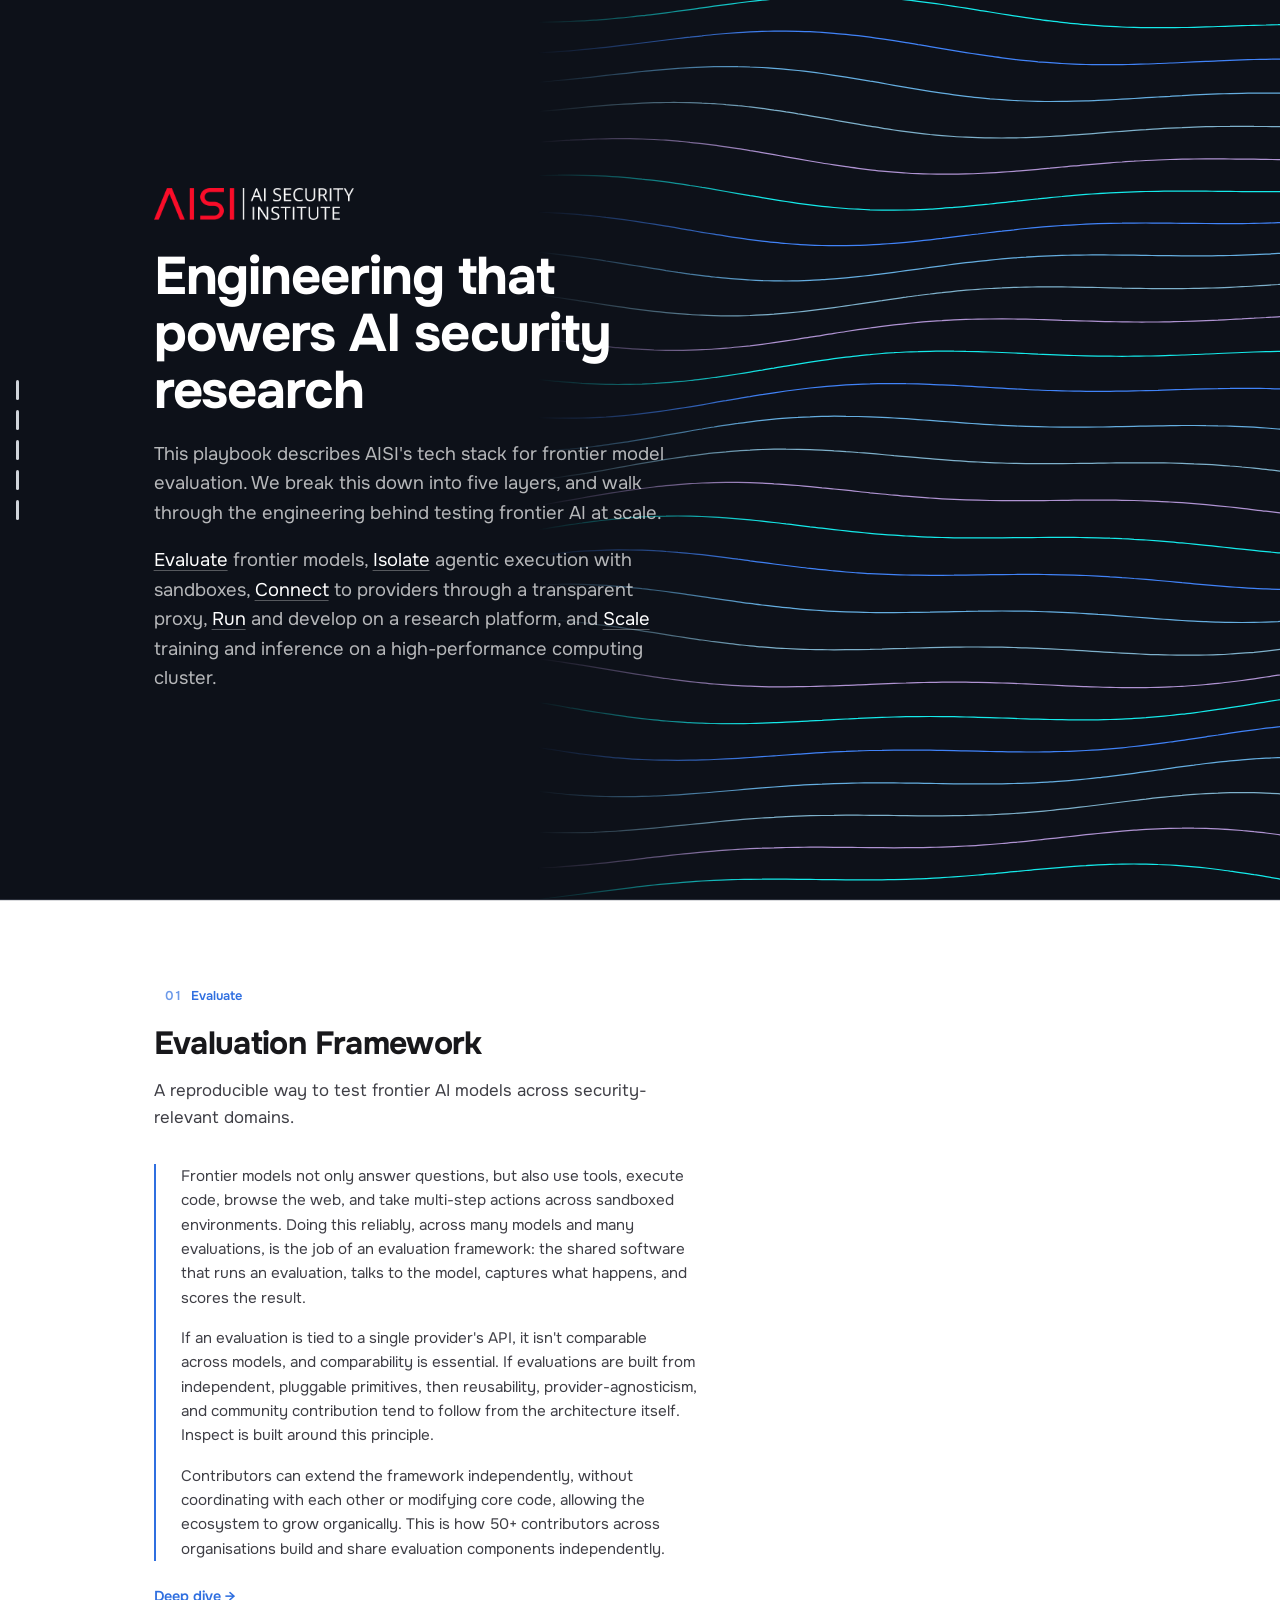
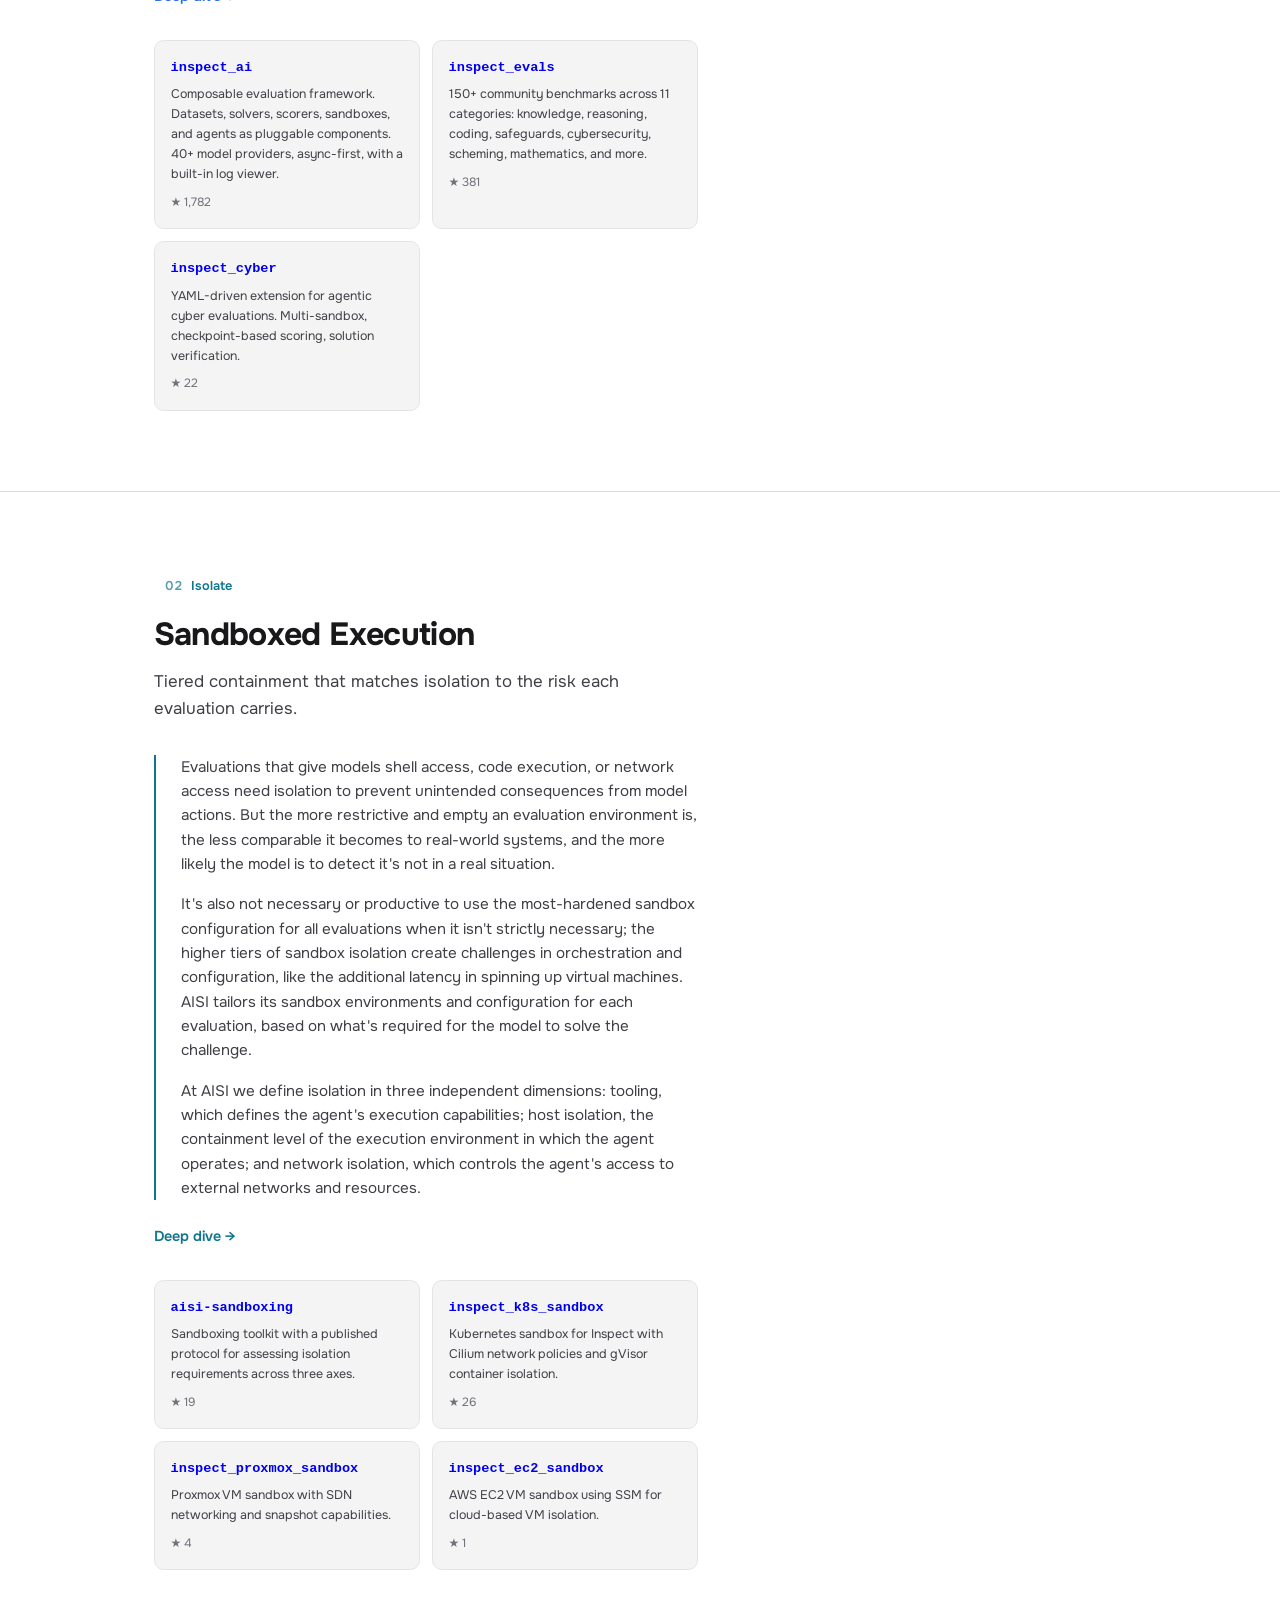
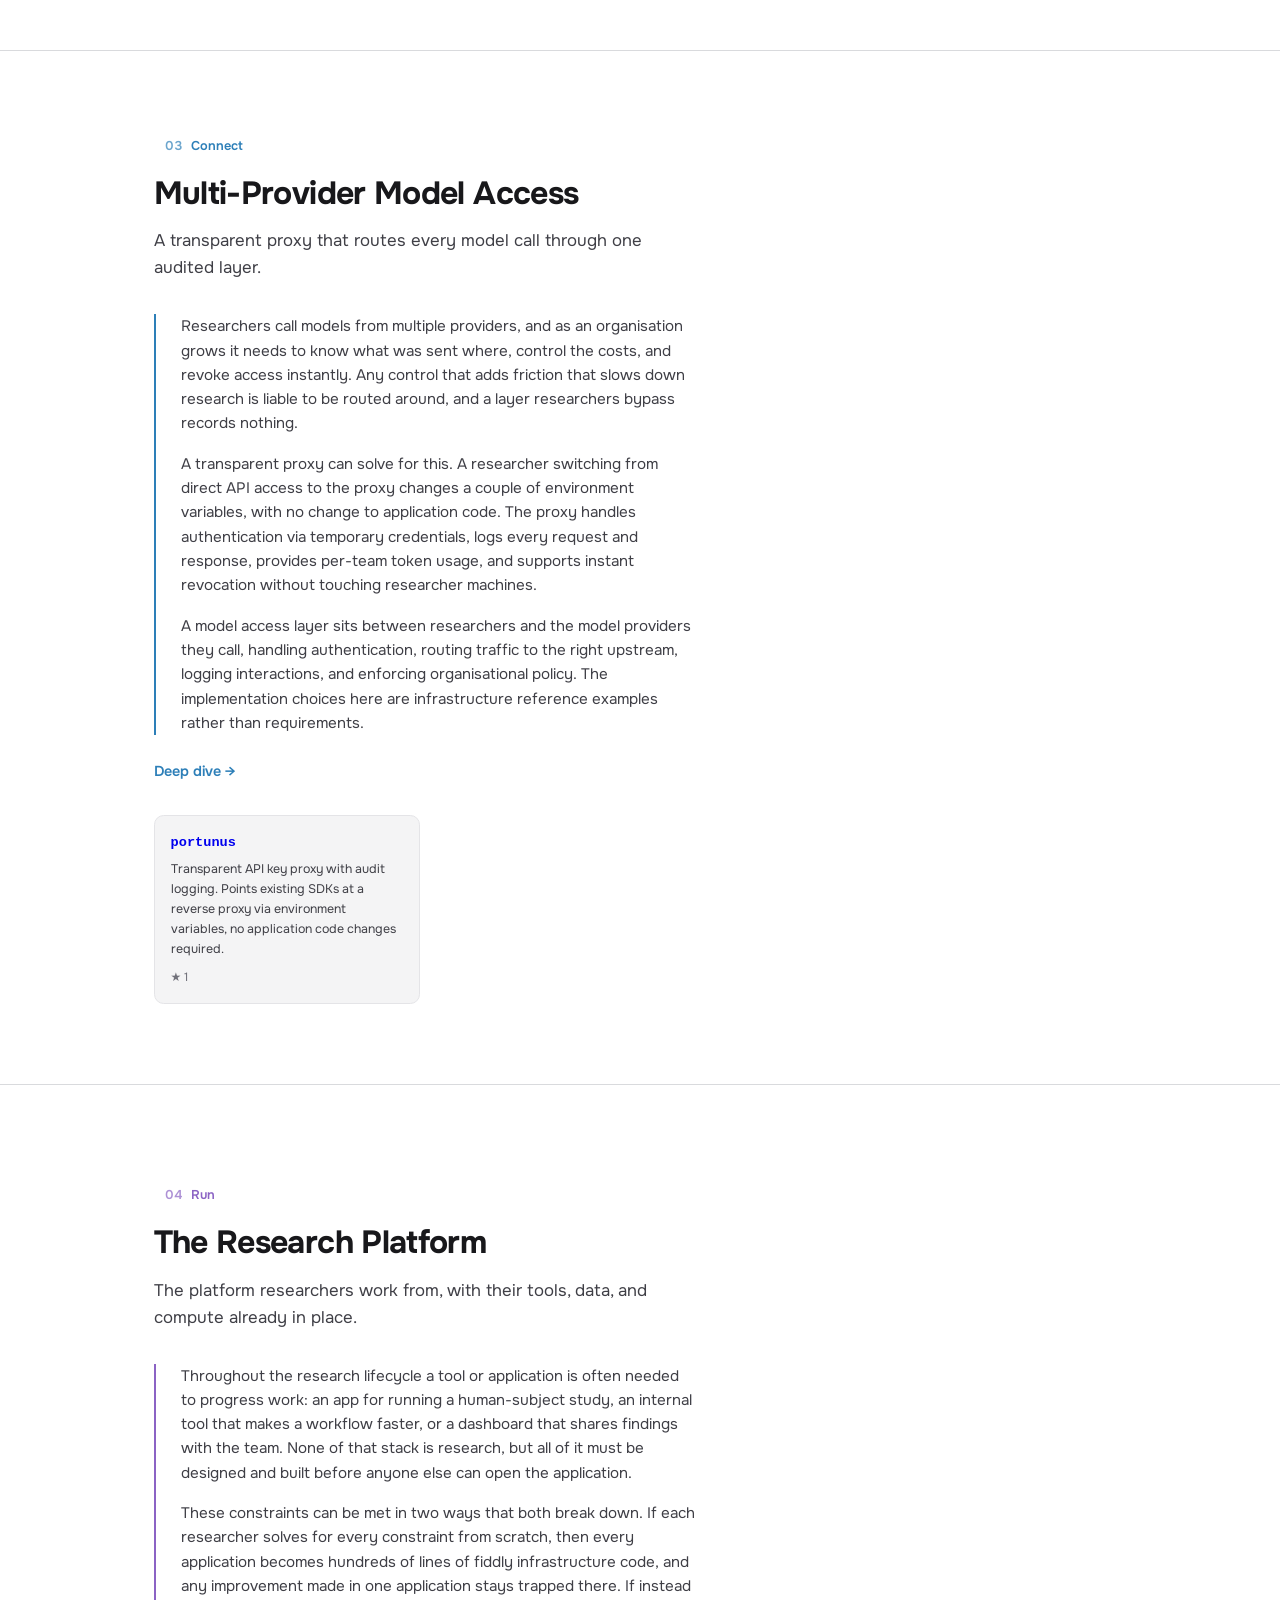
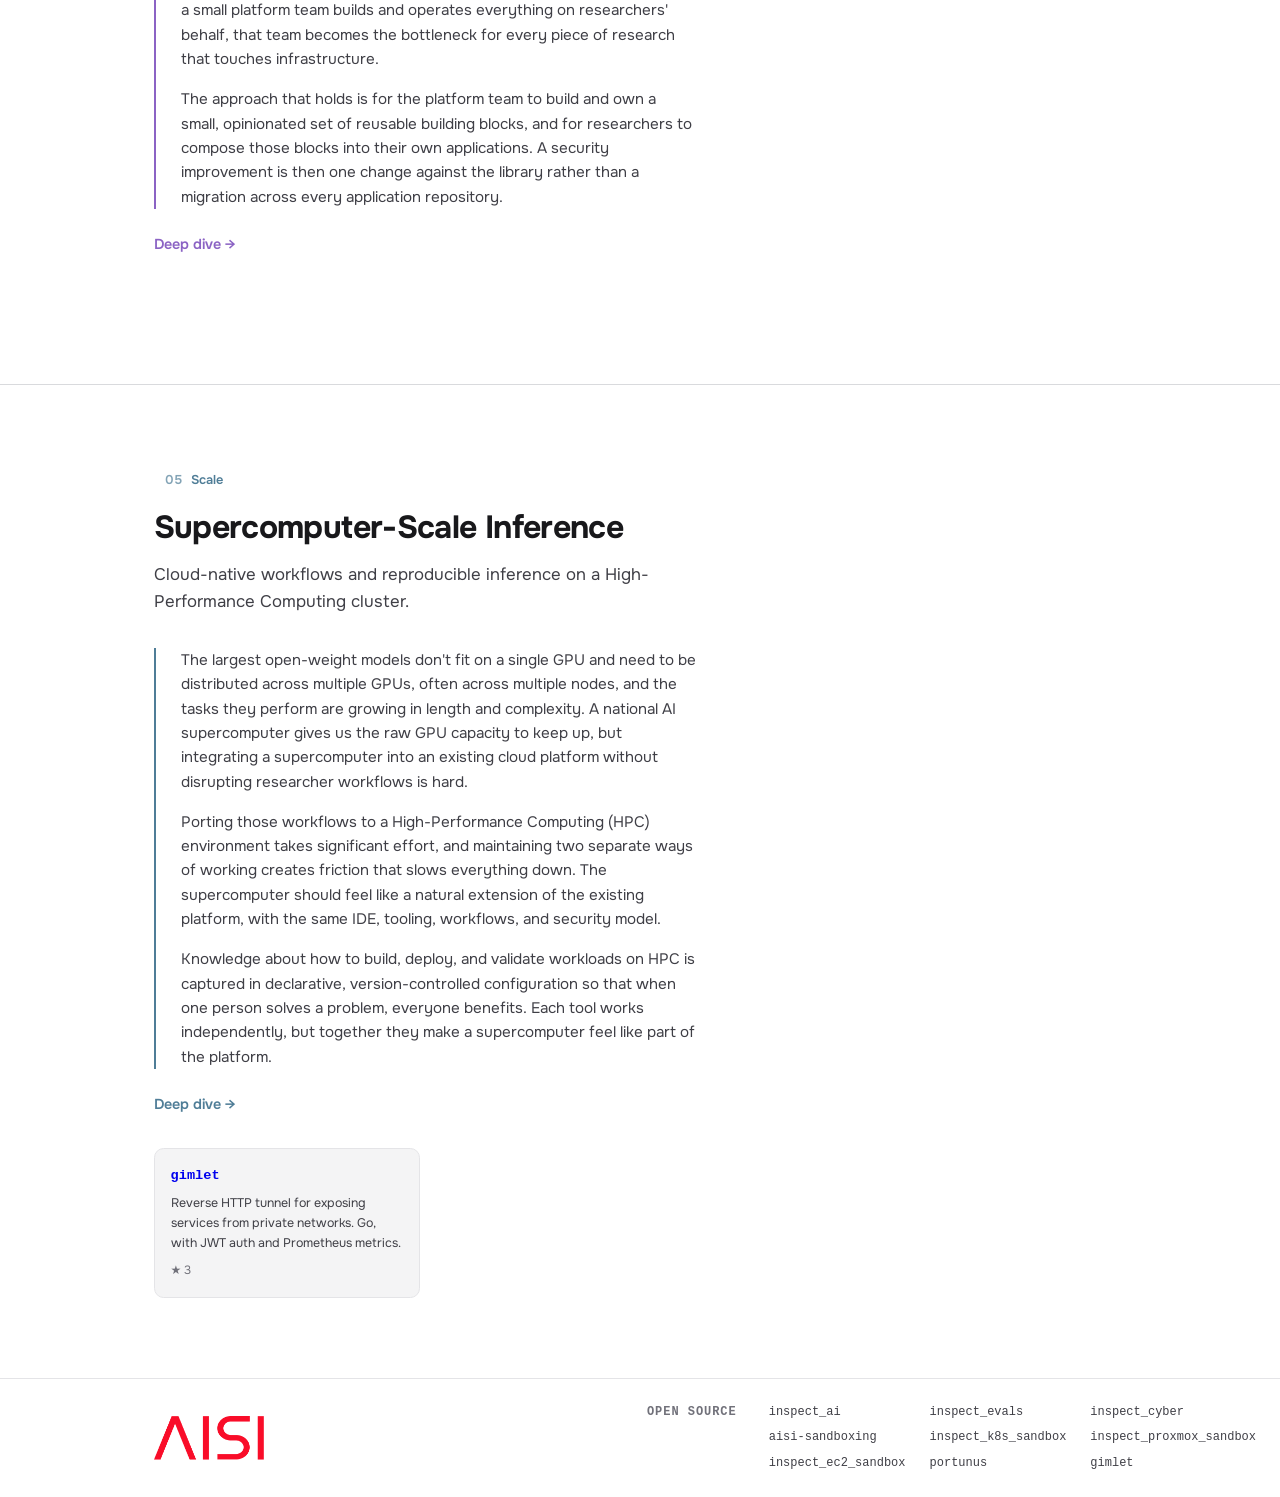
<file: docs/index.html>
<!DOCTYPE html>
<html lang="en">
<head>
<meta charset="utf-8" />
<meta name="viewport" content="width=device-width, initial-scale=1" />
<link rel="icon" type="image/png" sizes="32x32" href="aisi-icon-32.png" />
<link rel="apple-touch-icon" href="aisi-icon-256.png" />
<title>AISI Engineering Playbook</title>
<link rel="preconnect" href="https://fonts.googleapis.com" />
<link rel="preconnect" href="https://fonts.gstatic.com" crossorigin />
<link href="https://fonts.googleapis.com/css2?family=Onest:wght@400;500;600;700;800&display=swap" rel="stylesheet" />
<style>
  :root{
    --surface:#ffffff; --raised:#f4f4f5; --border:#e4e4e7; --border-strong:#d4d4d8;
    --ink:#18181b; --sec:#3f3f46; --muted:#71717a; --dark:#0d1119; --rule:#8d919a55;
    --maxw:80rem;  /* the whole composition (content + vector) is centred within this */
    --a-evaluate:#2f6fe0; --a-isolate:#0e7490; --a-connect:#2d7fb8; --a-run:#8b63c4; --a-scale:#4f7d97;
  }
  *{box-sizing:border-box}
  html{scroll-behavior:smooth}
  html,body{max-width:100%;overflow-x:hidden}  /* decorative SVGs must never widen the page */
  body{margin:0;background:var(--surface);color:var(--ink);line-height:1.6;
       font-family:"Onest","Inter",system-ui,-apple-system,sans-serif;-webkit-font-smoothing:antialiased}
  h1,h2{letter-spacing:-.02em;line-height:1.08;margin:0}

  /* hero #1: black title panel + uniform field (draws away off the right) */
  #darkpanel{position:absolute;top:0;left:0;width:100%;z-index:1;background:var(--dark);border-bottom:1px solid #2a2f3a}
  #herofield{position:absolute;top:0;left:0;width:100%;height:100vh;z-index:2;overflow:hidden;pointer-events:none;max-width:100%;
    -webkit-mask-image:linear-gradient(to right,transparent 0%,transparent 42%,#000 60%);
    mask-image:linear-gradient(to right,transparent 0%,transparent 42%,#000 60%)}
  #herofield path{fill:none;vector-effect:non-scaling-stroke;stroke-linecap:round}

  /* hero #2: the scrollable thread that changes shape per section (right band, behind the black) */
  .bg{position:fixed;top:0;left:calc(clamp(1.5rem,12vw,15rem) + 36rem);right:0;height:100vh;z-index:0;overflow:hidden;pointer-events:none}
  .bg svg{width:100%;height:100%;display:block}
  .bg svg path,.bg svg circle{fill:none;stroke-width:1.25;vector-effect:non-scaling-stroke;stroke-linecap:round}

  .rail{position:fixed;left:0;top:0;height:3px;width:0;z-index:30;background:var(--a-evaluate);transition:background .4s}
  .dots{position:fixed;left:16px;top:50%;transform:translateY(-50%);z-index:30;display:none;flex-direction:column;gap:10px}
  @media(min-width:1024px){.dots{display:flex}}
  .dots button{width:3px;height:20px;border:0;border-radius:2px;background:#d1d5db;padding:0;cursor:pointer;transition:all .3s}
  .dots button[aria-current=true]{width:6px;height:32px}

  main{position:relative;z-index:5}
  /* content anchored ~3/4 to the left; the vector fills the space to its right */
  .wrap{margin:0;padding:0 1.5rem 0 clamp(1.5rem,12vw,15rem)}
  .col{max-width:34rem}

  .hero{min-height:100vh;display:flex;align-items:center;color:#fff}
  .hero .herologo{height:2rem;width:auto;display:block;margin-bottom:1.75rem}
  .hero .eyebrow{color:#ffffff8c}
  .hero h1{color:#fff;font-size:clamp(2rem,5vw,3.3rem);font-weight:700;margin-bottom:1.3rem}
  .hero p{color:#ffffffb3;font-size:1.15rem;max-width:32rem}
  .hero a.cap{color:#fff;text-decoration:underline;text-decoration-color:#ffffff4d;text-underline-offset:4px}
  .hero a.cap:hover{text-decoration-color:#fff}
  .eyebrow{font-size:.78rem;font-weight:600;letter-spacing:.14em;text-transform:uppercase;margin-bottom:1rem}

  .layer{min-height:100vh;display:flex;align-items:center;padding:5rem 0;border-top:1px solid var(--rule)}
  .badge{display:inline-flex;align-items:center;gap:.5rem;font-size:.8rem;font-weight:600;padding:.3rem .7rem;border-radius:999px}
  .badge .n{font-variant-numeric:tabular-nums;opacity:.7}
  .layer h2{font-size:clamp(1.5rem,3vw,2rem);font-weight:700;margin:1rem 0 .6rem}
  .layer .sub{font-size:1.05rem;color:var(--sec);margin-bottom:2rem;max-width:34rem}
  .desc{border-left:2px solid;padding-left:1.6rem;margin-bottom:1.4rem;max-width:34rem}
  .desc p{font-size:.95rem;color:var(--sec);margin:0 0 1rem}
  .desc p:last-child{margin-bottom:0}
  .deepdive{display:inline-flex;align-items:center;gap:.4rem;font-size:.9rem;font-weight:600;text-decoration:none;margin-bottom:2rem}
  .deepdive:hover{text-decoration:underline}
  .repos{display:grid;grid-template-columns:1fr;gap:.75rem;max-width:34rem}
  @media(min-width:560px){.repos{grid-template-columns:1fr 1fr}}
  .repo{display:block;border:1px solid var(--border);border-radius:.6rem;background:var(--raised);padding:1rem;text-decoration:none;transition:border-color .2s}
  .repo:hover{border-color:var(--border-strong)}
  .repo .name{font-family:ui-monospace,Menlo,monospace;font-weight:600;font-size:.85rem;word-break:break-all}
  .repo .rd{font-size:.78rem;color:var(--sec);margin:.4rem 0 .5rem}
  .repo .stars{font-size:.75rem;color:var(--muted)}

  footer{position:relative;z-index:5;padding:1.5rem 0;border-top:1px solid var(--border);background:var(--surface)}
  footer .row{display:flex;flex-direction:column;gap:1.5rem}
  @media(min-width:640px){footer .row{flex-direction:row;align-items:center;justify-content:space-between}}
  footer img{height:2.75rem;width:auto;max-width:100%}
  .os{display:flex;flex-direction:column;gap:.75rem}
  @media(min-width:640px){.os{flex-direction:row;align-items:baseline;gap:2rem}}
  .os h4{font-size:.75rem;font-family:ui-monospace,Menlo,monospace;text-transform:uppercase;letter-spacing:.08em;color:var(--muted);margin:0;white-space:nowrap}
  .os ul{list-style:none;margin:0;padding:0;display:grid;grid-template-columns:repeat(3,auto);gap:.4rem 1.5rem}
  .os a{font-family:ui-monospace,Menlo,monospace;font-size:.75rem;color:var(--sec);text-decoration:none}
  .os li{font-family:ui-monospace,Menlo,monospace;font-size:.75rem;color:var(--sec)}
  .os .cs{color:var(--muted)}
  .os a:hover{color:var(--ink)}
  /* mobile footer: the column layout's default align-items:stretch was blowing the
     logo up to full width; the fixed 3-col repo grid overran the viewport. */
  @media(max-width:639px){
    footer .row{align-items:flex-start}
    .os ul{display:flex;flex-wrap:wrap;gap:.5rem 1.25rem}
  }
  @media(prefers-reduced-motion:reduce){html{scroll-behavior:auto}}

  /* ---- mobile: the decorative threads sit off-screen / behind the text and were
     forcing horizontal overflow (browser then zooms the whole page out). Drop them,
     give the reading column the full width, and even out the padding. ---- */
  @media(max-width:768px){
    .bg{display:none}
    #herofield{display:none}
    .wrap{padding:0 1.25rem}
    .col{max-width:none}
    .desc{padding-left:1.1rem}
    .hero p,.layer .sub,.desc,.repos{max-width:none}
  }
</style>
</head>
<body>
<div id="darkpanel" aria-hidden="true"></div>
<div class="bg"><svg id="lanesvg" viewBox="0 0 400 900" preserveAspectRatio="xMidYMid slice"><g id="extra"></g><g id="lanes"></g></svg></div>
<svg id="herofield" viewBox="0 0 1200 600" preserveAspectRatio="none" aria-hidden="true"></svg>
<div class="rail" id="rail"></div>
<div class="dots" id="dots" aria-label="Sections"></div>
<main id="main"></main>

<script>
const NS="http://www.w3.org/2000/svg";
const W=400,H=900,N=10,TOP=-40,BOT=H+40,CX=W/2;
const PAL=["#15EAEA","#4183F8","#65AEE0","#7EB1CB","#AF93D2"];
const laneX=k=>(k+0.5)/N*W, env=t=>Math.sin(t*Math.PI), Y=t=>TOP+(BOT-TOP)*t;
const lane=dev=>((t,k)=>[laneX(k)+dev(t,k,laneX(k)),Y(t)]);
const clamp=x=>x<0?0:x>1?1:x;
function smooth(pts){let d="M"+pts[0][0].toFixed(1)+" "+pts[0][1].toFixed(1);
 for(let i=0;i<pts.length-1;i++){const p0=pts[i-1]||pts[i],p1=pts[i],p2=pts[i+1],p3=pts[i+2]||p2;
  const c1x=p1[0]+(p2[0]-p0[0])/6,c1y=p1[1]+(p2[1]-p0[1])/6,c2x=p2[0]-(p3[0]-p1[0])/6,c2y=p2[1]-(p3[1]-p1[1])/6;
  d+="C"+c1x.toFixed(1)+" "+c1y.toFixed(1)+" "+c2x.toFixed(1)+" "+c2y.toFixed(1)+" "+p2[0].toFixed(1)+" "+p2[1].toFixed(1);}return d;}
const DEV={
 flow:(t,k)=>env(t)*30*Math.sin(t*3*Math.PI+k*0.6),
 straight:()=>0,
 converge:(t,k,x0)=>env(t)*(CX-x0)*0.7,
 weave:(t,k)=>env(t)*20*Math.sin(t*4*Math.PI+k*Math.PI),
 fan:(t,k,x0)=>env(t)*(x0-CX)*0.6,
};
const EX={
 grid:()=>{const a=[];for(let r=1;r<=11;r++)a.push({t:"line",x1:-40,y1:r/12*H,x2:W+40,y2:r/12*H});return a;},
 rungs:()=>{const a=[];for(let r=1;r<=5;r++){const y=r/6*H;for(let k=0;k<N-1;k+=2)a.push({t:"line",x1:laneX(k),y1:y,x2:laneX(k+1),y2:y});}return a;},
 gateway:()=>[{t:"ring",cx:CX,cy:H*0.5,r:14},{t:"ring",cx:CX,cy:H*0.5,r:28}],
 nodes:()=>{const a=[];for(let k=0;k<N;k++){const x0=laneX(k);a.push({t:"ring",cx:x0+(x0-CX)*0.6,cy:H*0.5,r:5});}return a;},
};
const accentCol=a=>(()=>a);

const HERO={eyebrow:"UK AI Security Institute",
  title:"Engineering that powers AI security research"};

// SECTIONS carry BOTH the scrollable-thread params (pt/ex/line) and the real content
const SECTIONS=[
 {id:"hero",line:"#65AEE0",op:.45,pt:lane(DEV.flow),ex:null,hero:true},
 {id:"evaluate",num:1,label:"Evaluate",title:"Evaluation Framework",accent:"var(--a-evaluate)",line:"#4183F8",op:.42,pt:lane(DEV.flow),ex:null,
  sub:"A reproducible way to test frontier AI models across security-relevant domains.",
  desc:["Frontier models not only answer questions, but also use tools, execute code, browse the web, and take multi-step actions across sandboxed environments. Doing this reliably, across many models and many evaluations, is the job of an evaluation framework: the shared software that runs an evaluation, talks to the model, captures what happens, and scores the result.",
    "If an evaluation is tied to a single provider's API, it isn't comparable across models, and comparability is essential. If evaluations are built from independent, pluggable primitives, then reusability, provider-agnosticism, and community contribution tend to follow from the architecture itself. Inspect is built around this principle.",
    "Contributors can extend the framework independently, without coordinating with each other or modifying core code, allowing the ecosystem to grow organically. This is how 50+ contributors across organisations build and share evaluation components independently."],
  repos:[{name:"inspect_ai",url:"https://github.com/UKGovernmentBEIS/inspect_ai",description:"Composable evaluation framework. Datasets, solvers, scorers, sandboxes, and agents as pluggable components. 40+ model providers, async-first, with a built-in log viewer.",stars:1782},
    {name:"inspect_evals",url:"https://github.com/UKGovernmentBEIS/inspect_evals",description:"150+ community benchmarks across 11 categories: knowledge, reasoning, coding, safeguards, cybersecurity, scheming, mathematics, and more.",stars:381},
    {name:"inspect_cyber",url:"https://github.com/UKGovernmentBEIS/inspect_cyber",description:"YAML-driven extension for agentic cyber evaluations. Multi-sandbox, checkpoint-based scoring, solution verification.",stars:22}]},
 {id:"isolate",num:2,label:"Isolate",title:"Sandboxed Execution",accent:"var(--a-isolate)",line:"#15EAEA",op:.46,pt:lane(DEV.straight),ex:EX.grid,
  sub:"Tiered containment that matches isolation to the risk each evaluation carries.",
  desc:["Evaluations that give models shell access, code execution, or network access need isolation to prevent unintended consequences from model actions. But the more restrictive and empty an evaluation environment is, the less comparable it becomes to real-world systems, and the more likely the model is to detect it's not in a real situation.",
    "It's also not necessary or productive to use the most-hardened sandbox configuration for all evaluations when it isn't strictly necessary; the higher tiers of sandbox isolation create challenges in orchestration and configuration, like the additional latency in spinning up virtual machines. AISI tailors its sandbox environments and configuration for each evaluation, based on what's required for the model to solve the challenge.",
    "At AISI we define isolation in three independent dimensions: tooling, which defines the agent's execution capabilities; host isolation, the containment level of the execution environment in which the agent operates; and network isolation, which controls the agent's access to external networks and resources."],
  repos:[{name:"aisi-sandboxing",url:"https://github.com/UKGovernmentBEIS/aisi-sandboxing",description:"Sandboxing toolkit with a published protocol for assessing isolation requirements across three axes.",stars:19},
    {name:"inspect_k8s_sandbox",url:"https://github.com/UKGovernmentBEIS/inspect_k8s_sandbox",description:"Kubernetes sandbox for Inspect with Cilium network policies and gVisor container isolation.",stars:26},
    {name:"inspect_proxmox_sandbox",url:"https://github.com/UKGovernmentBEIS/inspect_proxmox_sandbox",description:"Proxmox VM sandbox with SDN networking and snapshot capabilities.",stars:4},
    {name:"inspect_ec2_sandbox",url:"https://github.com/UKGovernmentBEIS/inspect_ec2_sandbox",description:"AWS EC2 VM sandbox using SSM for cloud-based VM isolation.",stars:1}]},
 {id:"connect",num:3,label:"Connect",title:"Multi-Provider Model Access",accent:"var(--a-connect)",line:"#65AEE0",op:.46,pt:lane(DEV.converge),ex:EX.gateway,
  sub:"A transparent proxy that routes every model call through one audited layer.",
  desc:["Researchers call models from multiple providers, and as an organisation grows it needs to know what was sent where, control the costs, and revoke access instantly. Any control that adds friction that slows down research is liable to be routed around, and a layer researchers bypass records nothing.",
    "A transparent proxy can solve for this. A researcher switching from direct API access to the proxy changes a couple of environment variables, with no change to application code. The proxy handles authentication via temporary credentials, logs every request and response, provides per-team token usage, and supports instant revocation without touching researcher machines.",
    "A model access layer sits between researchers and the model providers they call, handling authentication, routing traffic to the right upstream, logging interactions, and enforcing organisational policy. The implementation choices here are infrastructure reference examples rather than requirements."],
  repos:[{name:"portunus",url:"https://github.com/AI-Safety-Institute/portunus",description:"Transparent API key proxy with audit logging. Points existing SDKs at a reverse proxy via environment variables, no application code changes required.",stars:1}]},
 {id:"run",num:4,label:"Run",title:"The Research Platform",accent:"var(--a-run)",line:"#AF93D2",op:.46,pt:lane(DEV.weave),ex:EX.rungs,
  sub:"The platform researchers work from, with their tools, data, and compute already in place.",
  desc:["Throughout the research lifecycle a tool or application is often needed to progress work: an app for running a human-subject study, an internal tool that makes a workflow faster, or a dashboard that shares findings with the team. None of that stack is research, but all of it must be designed and built before anyone else can open the application.",
    "These constraints can be met in two ways that both break down. If each researcher solves for every constraint from scratch, then every application becomes hundreds of lines of fiddly infrastructure code, and any improvement made in one application stays trapped there. If instead a small platform team builds and operates everything on researchers' behalf, that team becomes the bottleneck for every piece of research that touches infrastructure.",
    "The approach that holds is for the platform team to build and own a small, opinionated set of reusable building blocks, and for researchers to compose those blocks into their own applications. A security improvement is then one change against the library rather than a migration across every application repository."],
  repos:[]},
 {id:"scale",num:5,label:"Scale",title:"Supercomputer-Scale Inference",accent:"var(--a-scale)",line:"#7EB1CB",op:.46,pt:lane(DEV.fan),ex:EX.nodes,
  sub:"Cloud-native workflows and reproducible inference on a High-Performance Computing cluster.",
  desc:["The largest open-weight models don't fit on a single GPU and need to be distributed across multiple GPUs, often across multiple nodes, and the tasks they perform are growing in length and complexity. A national AI supercomputer gives us the raw GPU capacity to keep up, but integrating a supercomputer into an existing cloud platform without disrupting researcher workflows is hard.",
    "Porting those workflows to a High-Performance Computing (HPC) environment takes significant effort, and maintaining two separate ways of working creates friction that slows everything down. The supercomputer should feel like a natural extension of the existing platform, with the same IDE, tooling, workflows, and security model.",
    "Knowledge about how to build, deploy, and validate workloads on HPC is captured in declarative, version-controlled configuration so that when one person solves a problem, everyone benefits. Each tool works independently, but together they make a supercomputer feel like part of the platform."],
  repos:[{name:"gimlet",url:"https://github.com/UKGovernmentBEIS/gimlet",description:"Reverse HTTP tunnel for exposing services from private networks. Go, with JWT auth and Prometheus metrics.",stars:3}]},
 {id:"footer",line:"#7EB1CB",op:0,pt:lane(DEV.fan),ex:null,footer:true},
];

/* ---------- render content (everything shares the same left .wrap) ---------- */
const main=document.getElementById("main"), dotsEl=document.getElementById("dots");
const cap=(id,t)=>'<a class="cap" href="#sec-'+id+'">'+t+'</a>';

const heroEl=document.createElement("section");heroEl.id="sec-hero";heroEl.className="hero";
heroEl.innerHTML='<div class="wrap"><div class="col"><img class="herologo" src="aisi-logo-white.png" alt="AISI — AI Security Institute" /><h1>'+HERO.title+'</h1>'
  +'<p>This playbook describes AISI\'s tech stack for frontier model evaluation. We break this down into five layers, and walk through the engineering behind testing frontier AI at scale.</p><p>'+cap("evaluate","Evaluate")+' frontier models, '+cap("isolate","Isolate")+' agentic execution with sandboxes, '
  +cap("connect","Connect")+' to providers through a transparent proxy, '+cap("run","Run")+' and develop on a research platform, and '+cap("scale","Scale")
  +' training and inference on a high-performance computing cluster.</p></div></div>';
main.appendChild(heroEl);

SECTIONS.filter(s=>!s.hero&&!s.footer).forEach(s=>{
  const sec=document.createElement("section");sec.id="sec-"+s.id;sec.className="layer";
  const badge='<span class="badge" style="background:'+s.accent+'1a;color:'+s.accent+'"><span class="n">'+String(s.num).padStart(2,"0")+'</span>'+s.label+'</span>';
  const desc='<div class="desc" style="border-color:'+s.accent+'">'+s.desc.map(p=>'<p>'+p+'</p>').join("")+'</div>';
  const deep='<a class="deepdive" style="color:'+s.accent+'" href="'+s.id+'.html">Deep dive →</a>';
  const repos=s.repos&&s.repos.length?'<div class="repos">'+s.repos.map(r=>{const inner='<div class="name">'+r.name+'</div><div class="rd">'+r.description+'</div>'+(r.url?(r.stars>0?'<div class="stars">★ '+r.stars.toLocaleString()+'</div>':''):'<div class="stars">Coming soon</div>');return r.url?'<a class="repo" href="'+r.url+'" target="_blank" rel="noopener">'+inner+'</a>':'<div class="repo">'+inner+'</div>';}).join("")+'</div>':"";
  sec.innerHTML='<div class="wrap"><div class="col">'+badge+'<h2>'+s.title+'</h2><p class="sub">'+s.sub+'</p>'+desc+deep+repos+'</div></div>';
  main.appendChild(sec);
});

const allRepos=SECTIONS.filter(s=>s.repos).flatMap(s=>s.repos);
const footEl=document.createElement("footer");footEl.id="sec-footer";
footEl.innerHTML='<div class="wrap"><div class="row">'
  +'<img src="aisi-logo-red.png" alt="AISI — AI Security Institute" />'
  +'<div class="os"><h4>Open source</h4><ul>'+allRepos.map(r=>'<li>'+(r.url?'<a href="'+r.url+'" target="_blank" rel="noopener">'+r.name+'</a>':r.name+' <span class="cs">(coming soon)</span>')+'</li>').join("")+'</ul></div></div></div>';
main.appendChild(footEl);

// scroll dots
SECTIONS.filter(s=>!s.hero&&!s.footer).forEach(s=>{const b=document.createElement("button");b.title=s.id;b.dataset.id=s.id;b.dataset.line=s.line;
  b.onclick=()=>document.getElementById("sec-"+s.id).scrollIntoView({behavior:"smooth"});dotsEl.appendChild(b);});

/* ---------- hero #2: the scrollable thread (morphs per section) ---------- */
const lanesvg=document.getElementById("lanesvg"),rail=document.getElementById("rail");
const gLanes=document.getElementById("lanes"),gExtra=document.getElementById("extra");
const paths=[];for(let k=0;k<N;k++){const el=document.createElementNS(NS,"path");gLanes.appendChild(el);paths.push(el);}
const h2r=h=>{h=h.replace('#','');return[parseInt(h.slice(0,2),16),parseInt(h.slice(2,4),16),parseInt(h.slice(4,6),16)];};
const lerpCol=(a,b,m)=>{const A=h2r(a),B=h2r(b);return"rgb("+Math.round(A[0]+(B[0]-A[0])*m)+","+Math.round(A[1]+(B[1]-A[1])*m)+","+Math.round(A[2]+(B[2]-A[2])*m)+")";};
const HOLD=0.66;
const easeBack=x=>{const s=1.1;return 1+(s+1)*Math.pow(x-1,3)+s*Math.pow(x-1,2);};
function drawExtra(spec,col,alpha){let el;
  if(spec.t==="line"){el=document.createElementNS(NS,"path");el.setAttribute("d","M"+spec.x1+" "+spec.y1+" L"+spec.x2+" "+spec.y2);}
  else{el=document.createElementNS(NS,"circle");el.setAttribute("cx",spec.cx);el.setAttribute("cy",spec.cy);el.setAttribute("r",spec.r);}
  el.setAttribute("stroke",col);el.setAttribute("opacity",alpha.toFixed(3));gExtra.appendChild(el);}
function renderLanes(i,frac,fade){
  const j=Math.min(i+1,SECTIONS.length-1);
  const raw=frac<=HOLD?0:(frac-HOLD)/(1-HOLD);
  const m=i===j?0:easeBack(clamp(raw)),mc=clamp(m);
  const A=SECTIONS[i],B=SECTIONS[j];
  const op=A.op+(B.op-A.op)*mc;
  for(let k=0;k<N;k++){const pts=[];
    for(let s=0;s<=18;s++){const t=s/18,pa=A.pt(t,k),pb=B.pt(t,k);pts.push([pa[0]+(pb[0]-pa[0])*m,pa[1]+(pb[1]-pa[1])*m]);}
    paths[k].setAttribute("d",smooth(pts));paths[k].setAttribute("stroke",lerpCol(A.line,B.line,mc));}
  const railc=lerpCol(A.line,B.line,mc);
  gExtra.textContent="";const base=0.6;
  if(A.ex)A.ex().forEach(s=>drawExtra(s,railc,(1-mc)*op*base));
  if(j!==i&&B.ex)B.ex().forEach(s=>drawExtra(s,railc,mc*op*base));
  gLanes.style.opacity=(op*fade).toFixed(3);rail.style.background=railc;
  const curId=SECTIONS[i].id;
  [...dotsEl.children].forEach(d=>{const on=d.dataset.id===curId;d.setAttribute("aria-current",on);d.style.background=on?d.dataset.line:"#d1d5db";});
}

/* ---------- hero #1: the title field (draws away off the right, non-uniform) ---------- */
const darkEl=document.getElementById("darkpanel"),herofield=document.getElementById("herofield");
let HVP=[],HVL=[],HVPHASE=[],HVPOW=[];
const frac1=n=>{const v=Math.sin(n)*43758.5453;return v-Math.floor(v);};
function buildHero(){
  const W2=Math.max(1,herofield.clientWidth),H2=Math.max(1,herofield.clientHeight),M=26;
  herofield.setAttribute("viewBox","0 0 "+W2+" "+H2);herofield.replaceChildren();
  const step=Math.max(12,W2/110);
  for(let s=0;s<M;s++){const baseY=(s+0.5)/M*H2,ph=s*0.45,pts=[];
    for(let x=-90;x<=W2+90;x+=step){pts.push([x,baseY+H2*0.016*Math.sin(x*0.0058+ph)+H2*0.008*Math.sin(x*0.013+ph*1.3)]);}
    const el=document.createElementNS(NS,"path");el.setAttribute("d",smooth(pts));el.setAttribute("stroke",PAL[s%PAL.length]);
    el.setAttribute("stroke-width","1.2");el.setAttribute("fill","none");el.setAttribute("vector-effect","non-scaling-stroke");el.setAttribute("stroke-linecap","round");
    herofield.appendChild(el);}
  HVP=[...herofield.querySelectorAll("path")];
  HVL=HVP.map(p=>{const L=p.getTotalLength()||1;p.style.strokeDasharray=L;return L;});
  HVPHASE=HVP.map((_,i)=>frac1(i*12.9898+1)*0.34);
  HVPOW=HVP.map((_,i)=>0.55+frac1(i*78.233+7)*1.15);
}
function fitDark(){const hH=heroEl.offsetHeight+"px";darkEl.style.height=hH;herofield.style.height=hH;}

let ticking=false;
function onScroll(){
  const cy=scrollY+innerHeight*0.5;let idx=0,frac=0;
  for(let i=0;i<SECTIONS.length;i++){const el=document.getElementById("sec-"+SECTIONS[i].id);if(!el)continue;
    const top=el.offsetTop,h=el.offsetHeight;if(cy>=top-1){idx=i;frac=clamp((cy-top)/h);}}
  // thread hidden through the hero, fades in as you enter the content
  const heroH=heroEl.offsetHeight, hp=clamp(scrollY/(heroH*0.85));
  const laneFade=idx===0?0:idx===1?clamp(frac/0.25):1;
  renderLanes(idx,frac,laneFade);
  // title field draws away off the right
  const dp=clamp(hp/0.7);
  for(let i=0;i<HVP.length;i++){let fr=(dp-HVPHASE[i])/(1-HVPHASE[i]);fr=clamp(fr);fr=Math.pow(fr,HVPOW[i]);HVP[i].style.strokeDashoffset=(-HVL[i]*fr).toFixed(1);}
  herofield.style.opacity=clamp(1-(hp-0.55)/0.25).toFixed(3);
  darkEl.style.opacity=clamp(1-(hp-0.9)/0.1).toFixed(3);
  const maxS=Math.max(1,document.documentElement.scrollHeight-innerHeight);rail.style.width=(scrollY/maxS*100)+"%";
  ticking=false;
}
addEventListener("scroll",()=>{if(!ticking){requestAnimationFrame(onScroll);ticking=true;}},{passive:true});
addEventListener("resize",()=>{fitDark();buildHero();onScroll();},{passive:true});
fitDark();buildHero();renderLanes(0,0,0);onScroll();
</script>
</body>
</html>
</file>
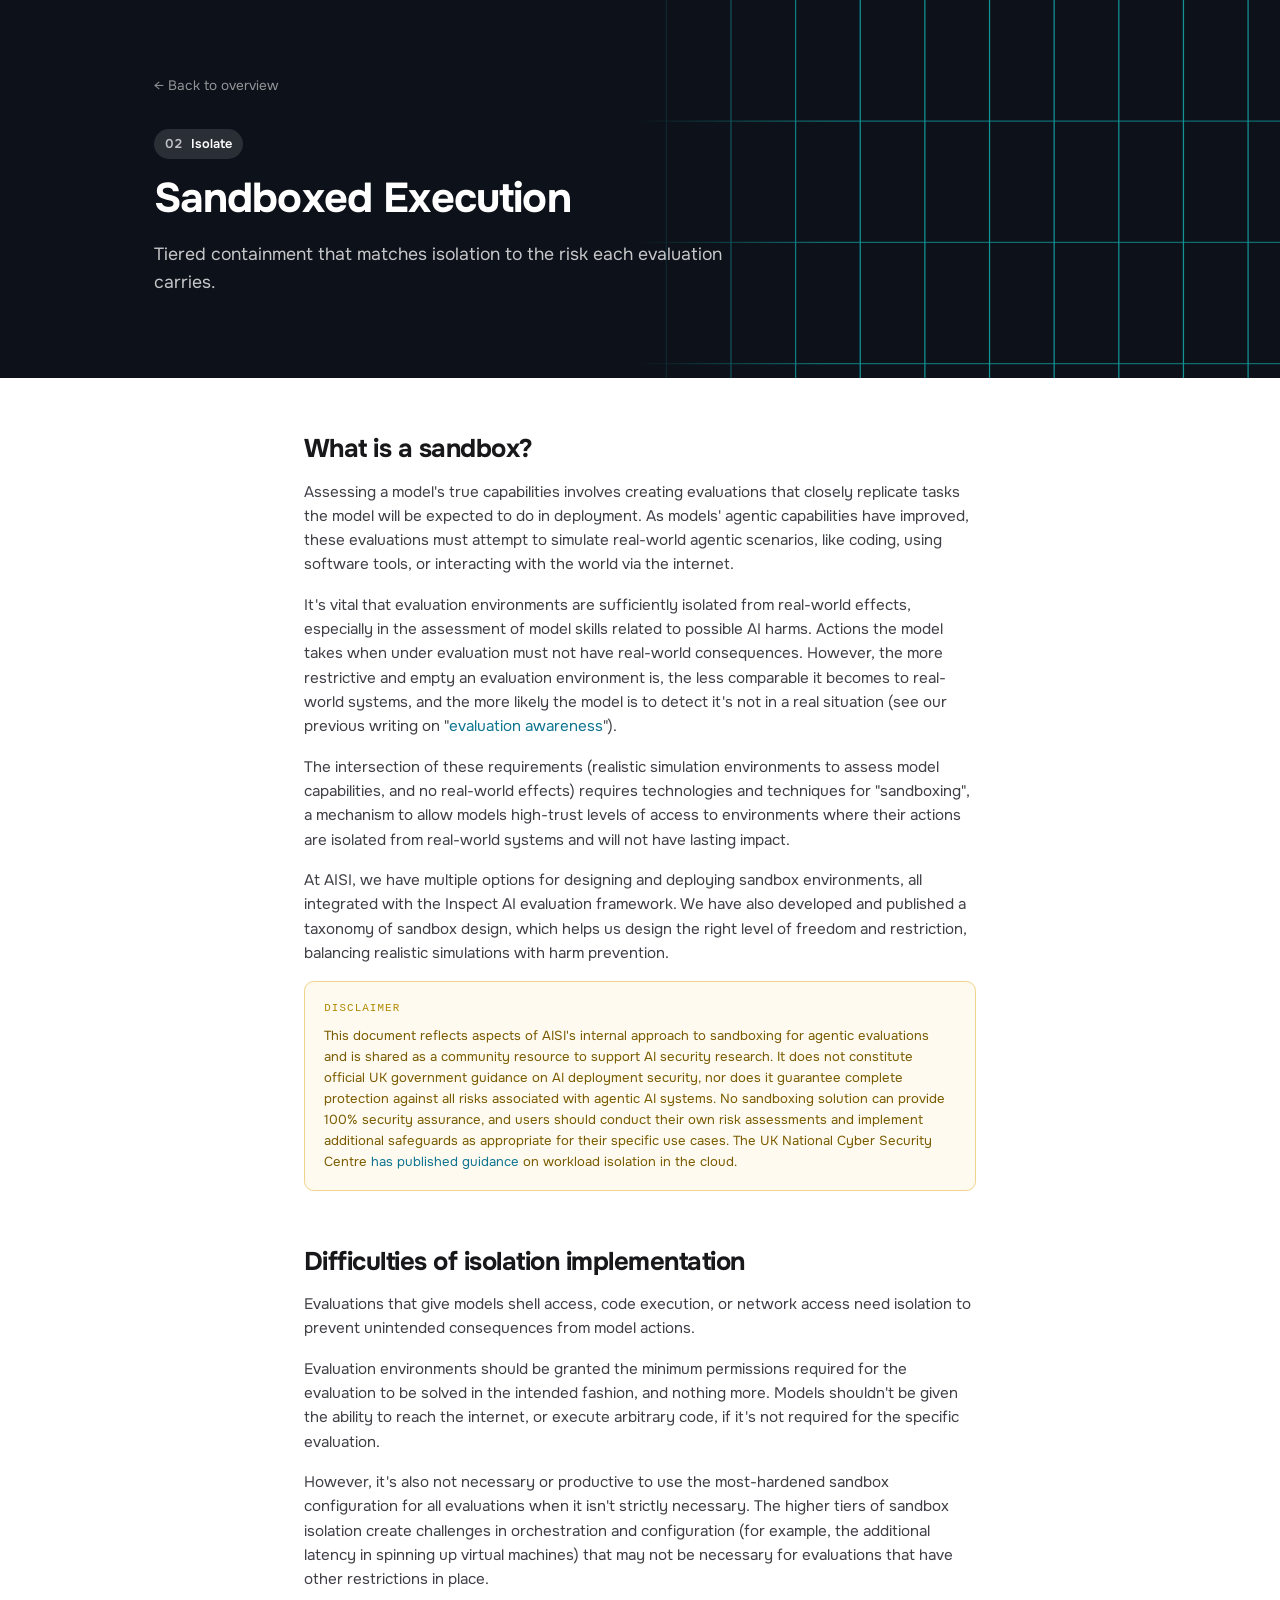
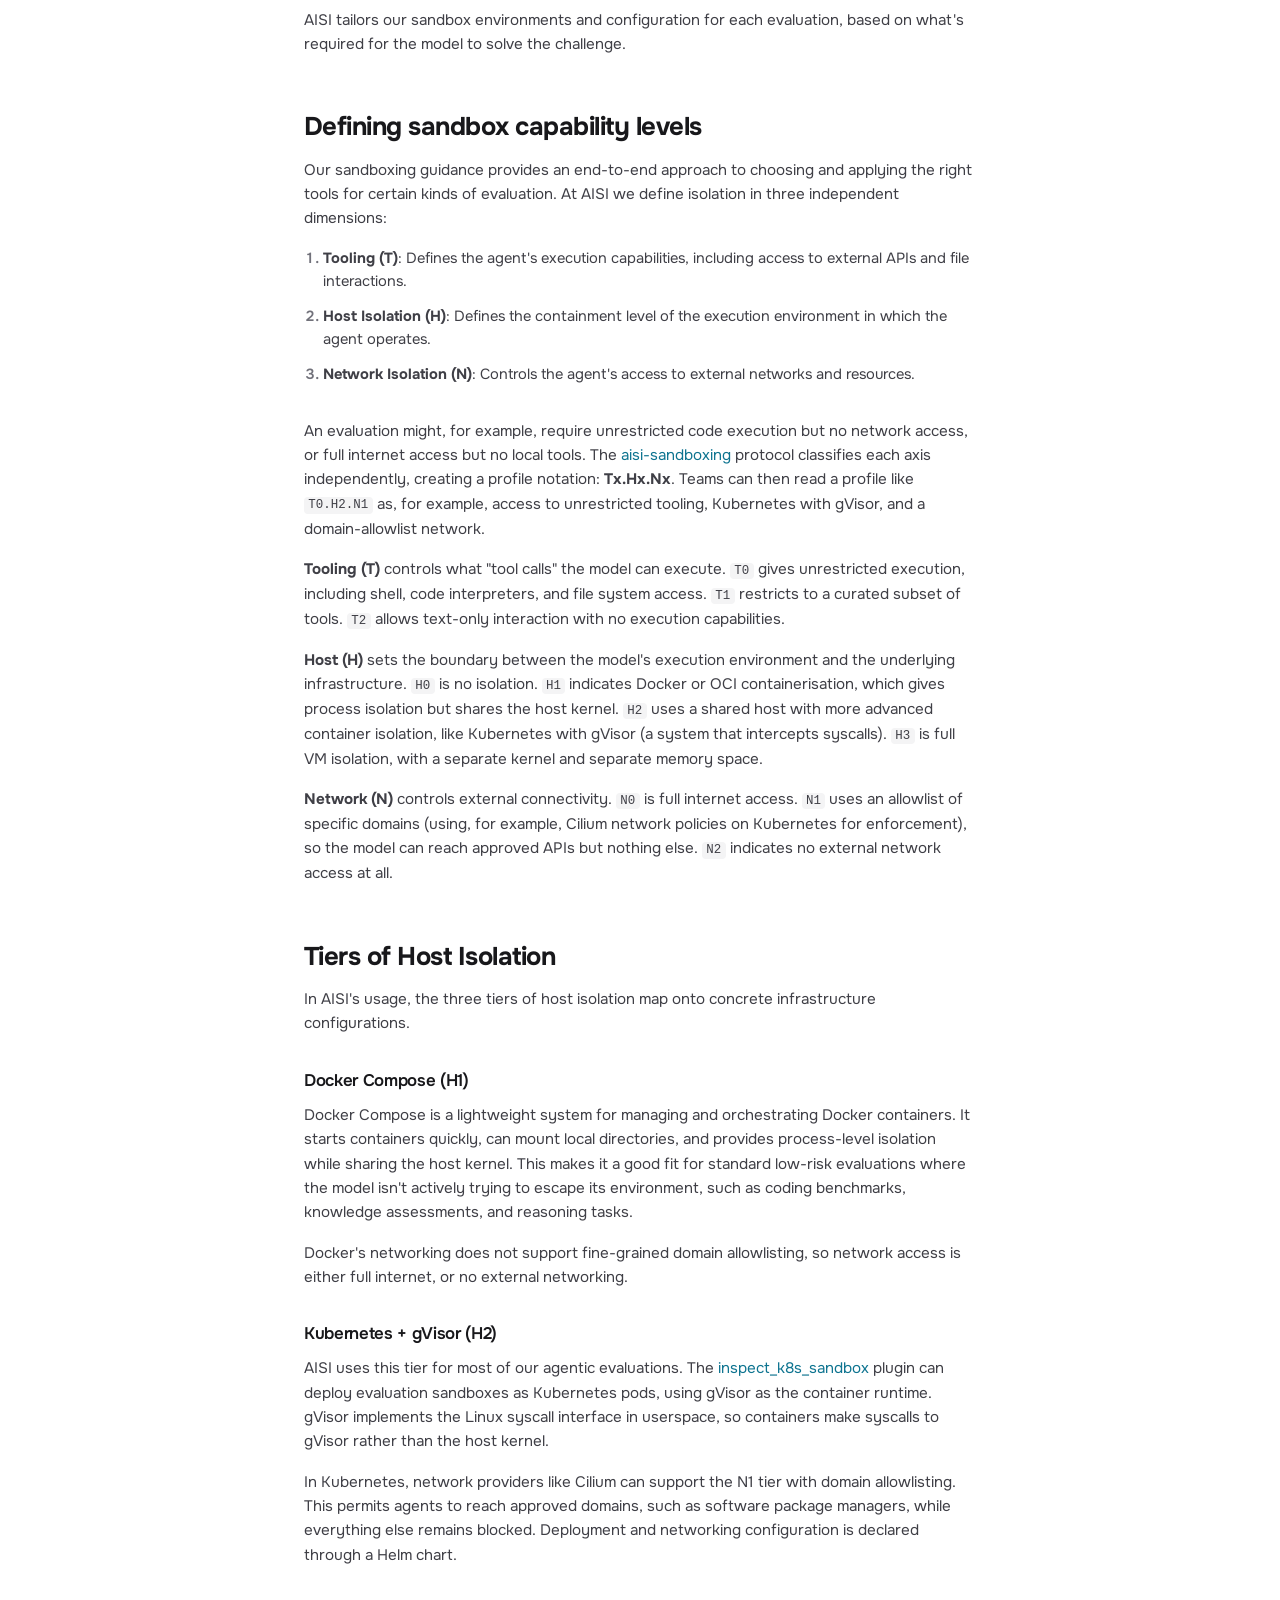
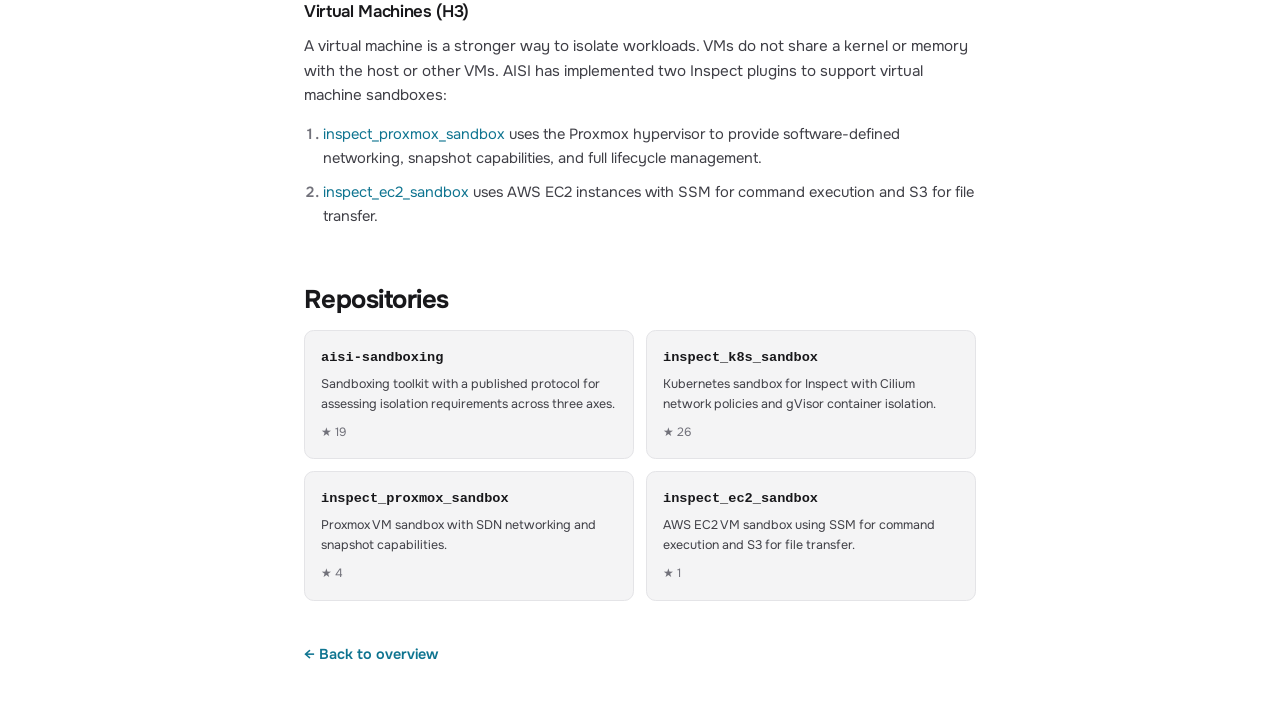
<file: docs/isolate.html>
<!DOCTYPE html>
<html lang="en">
<head>
<meta charset="utf-8" />
<meta name="viewport" content="width=device-width, initial-scale=1" />
<link rel="icon" type="image/png" sizes="32x32" href="aisi-icon-32.png" />
<link rel="apple-touch-icon" href="aisi-icon-256.png" />
<title>Sandboxed Execution — AISI Playbook</title>
<link rel="preconnect" href="https://fonts.googleapis.com" />
<link rel="preconnect" href="https://fonts.gstatic.com" crossorigin />
<link href="https://fonts.googleapis.com/css2?family=Onest:wght@400;500;600;700;800&display=swap" rel="stylesheet" />
<link rel="stylesheet" href="deepdive.css" />
</head>
<body style="--accent:#0e7490">
<header class="dvhero">
  <svg id="herofield" viewBox="0 0 400 900" preserveAspectRatio="xMidYMid slice" aria-hidden="true"></svg>
  <div class="wrap"><div class="col">
    <a class="backlink" href="index.html#isolate">← Back to overview</a>
    <div><span class="badge"><span class="n">02</span> Isolate</span></div>
    <h1>Sandboxed Execution</h1>
    <p class="lede">Tiered containment that matches isolation to the risk each evaluation carries.</p>
  </div></div>
</header>

<article>
<div class="wrap"><div class="col">

  <h2 class="sh">What is a sandbox?</h2>
  <p class="p">Assessing a model's true capabilities involves creating evaluations that closely replicate tasks the model will be expected to do in deployment. As models' agentic capabilities have improved, these evaluations must attempt to simulate real-world agentic scenarios, like coding, using software tools, or interacting with the world via the internet.</p>
  <p class="p">It's vital that evaluation environments are sufficiently isolated from real-world effects, especially in the assessment of model skills related to possible AI harms. Actions the model takes when under evaluation must not have real-world consequences. However, the more restrictive and empty an evaluation environment is, the less comparable it becomes to real-world systems, and the more likely the model is to detect it's not in a real situation (see our previous writing on "<a class="x" href="https://www.aisi.gov.uk/blog/investigating-models-for-misalignment" target="_blank" rel="noopener">evaluation awareness</a>").</p>
  <p class="p">The intersection of these requirements (realistic simulation environments to assess model capabilities, and no real-world effects) requires technologies and techniques for "sandboxing", a mechanism to allow models high-trust levels of access to environments where their actions are isolated from real-world systems and will not have lasting impact.</p>
  <p class="p">At AISI, we have multiple options for designing and deploying sandbox environments, all integrated with the Inspect AI evaluation framework. We have also developed and published a taxonomy of sandbox design, which helps us design the right level of freedom and restriction, balancing realistic simulations with harm prevention.</p>

  <div class="callout"><div class="t">Disclaimer</div><p>This document reflects aspects of AISI's internal approach to sandboxing for agentic evaluations and is shared as a community resource to support AI security research. It does not constitute official UK government guidance on AI deployment security, nor does it guarantee complete protection against all risks associated with agentic AI systems. No sandboxing solution can provide 100% security assurance, and users should conduct their own risk assessments and implement additional safeguards as appropriate for their specific use cases. The UK National Cyber Security Centre <a class="x" href="https://www.ncsc.gov.uk/collection/cloud/understanding-cloud-services/technically-enforced-separation-in-the-cloud" target="_blank" rel="noopener">has published guidance</a> on workload isolation in the cloud.</p></div>

  <h2 class="sh">Difficulties of isolation implementation</h2>
  <p class="p">Evaluations that give models shell access, code execution, or network access need isolation to prevent unintended consequences from model actions.</p>
  <p class="p">Evaluation environments should be granted the minimum permissions required for the evaluation to be solved in the intended fashion, and nothing more. Models shouldn't be given the ability to reach the internet, or execute arbitrary code, if it's not required for the specific evaluation.</p>
  <p class="p">However, it's also not necessary or productive to use the most-hardened sandbox configuration for all evaluations when it isn't strictly necessary. The higher tiers of sandbox isolation create challenges in orchestration and configuration (for example, the additional latency in spinning up virtual machines) that may not be necessary for evaluations that have other restrictions in place.</p>
  <p class="p">AISI tailors our sandbox environments and configuration for each evaluation, based on what's required for the model to solve the challenge.</p>

  <h2 class="sh">Defining sandbox capability levels</h2>
  <p class="p">Our sandboxing guidance provides an end-to-end approach to choosing and applying the right tools for certain kinds of evaluation. At AISI we define isolation in three independent dimensions:</p>
  <ol class="steps">
    <li><strong>Tooling (T)</strong>: Defines the agent's execution capabilities, including access to external APIs and file interactions.</li>
    <li><strong>Host Isolation (H)</strong>: Defines the containment level of the execution environment in which the agent operates.</li>
    <li><strong>Network Isolation (N)</strong>: Controls the agent's access to external networks and resources.</li>
  </ol>
  <p class="p">An evaluation might, for example, require unrestricted code execution but no network access, or full internet access but no local tools. The <a class="x" href="https://github.com/UKGovernmentBEIS/aisi-sandboxing" target="_blank" rel="noopener">aisi-sandboxing</a> protocol classifies each axis independently, creating a profile notation: <strong>Tx.Hx.Nx</strong>. Teams can then read a profile like <code>T0.H2.N1</code> as, for example, access to unrestricted tooling, Kubernetes with gVisor, and a domain-allowlist network.</p>
  <p class="p"><strong>Tooling (T)</strong> controls what "tool calls" the model can execute. <code>T0</code> gives unrestricted execution, including shell, code interpreters, and file system access. <code>T1</code> restricts to a curated subset of tools. <code>T2</code> allows text-only interaction with no execution capabilities.</p>
  <p class="p"><strong>Host (H)</strong> sets the boundary between the model's execution environment and the underlying infrastructure. <code>H0</code> is no isolation. <code>H1</code> indicates Docker or OCI containerisation, which gives process isolation but shares the host kernel. <code>H2</code> uses a shared host with more advanced container isolation, like Kubernetes with gVisor (a system that intercepts syscalls). <code>H3</code> is full VM isolation, with a separate kernel and separate memory space.</p>
  <p class="p"><strong>Network (N)</strong> controls external connectivity. <code>N0</code> is full internet access. <code>N1</code> uses an allowlist of specific domains (using, for example, Cilium network policies on Kubernetes for enforcement), so the model can reach approved APIs but nothing else. <code>N2</code> indicates no external network access at all.</p>

  <h2 class="sh">Tiers of Host Isolation</h2>
  <p class="p">In AISI's usage, the three tiers of host isolation map onto concrete infrastructure configurations.</p>

  <h3 class="sub">Docker Compose (H1)</h3>
  <p class="p">Docker Compose is a lightweight system for managing and orchestrating Docker containers. It starts containers quickly, can mount local directories, and provides process-level isolation while sharing the host kernel. This makes it a good fit for standard low-risk evaluations where the model isn't actively trying to escape its environment, such as coding benchmarks, knowledge assessments, and reasoning tasks.</p>
  <p class="p">Docker's networking does not support fine-grained domain allowlisting, so network access is either full internet, or no external networking.</p>

  <h3 class="sub">Kubernetes + gVisor (H2)</h3>
  <p class="p">AISI uses this tier for most of our agentic evaluations. The <a class="x" href="https://github.com/UKGovernmentBEIS/inspect_k8s_sandbox" target="_blank" rel="noopener">inspect_k8s_sandbox</a> plugin can deploy evaluation sandboxes as Kubernetes pods, using gVisor as the container runtime. gVisor implements the Linux syscall interface in userspace, so containers make syscalls to gVisor rather than the host kernel.</p>
  <p class="p">In Kubernetes, network providers like Cilium can support the N1 tier with domain allowlisting. This permits agents to reach approved domains, such as software package managers, while everything else remains blocked. Deployment and networking configuration is declared through a Helm chart.</p>

  <h3 class="sub">Virtual Machines (H3)</h3>
  <p class="p">A virtual machine is a stronger way to isolate workloads. VMs do not share a kernel or memory with the host or other VMs. AISI has implemented two Inspect plugins to support virtual machine sandboxes:</p>
  <ol class="steps">
    <li><a class="x" href="https://github.com/UKGovernmentBEIS/inspect_proxmox_sandbox" target="_blank" rel="noopener">inspect_proxmox_sandbox</a> uses the Proxmox hypervisor to provide software-defined networking, snapshot capabilities, and full lifecycle management.</li>
    <li><a class="x" href="https://github.com/UKGovernmentBEIS/inspect_ec2_sandbox" target="_blank" rel="noopener">inspect_ec2_sandbox</a> uses AWS EC2 instances with SSM for command execution and S3 for file transfer.</li>
  </ol>

  <h2 class="sh">Repositories</h2>
  <div class="repos" id="repos"></div>

  <a class="x" href="index.html#isolate" style="font-size:.9rem;font-weight:600;text-decoration:none">← Back to overview</a>
</div></div>
</article>

<script>
window.DD={
  edit:"https://linear.app/aisi/document/deep-dive-isolate-sandboxed-execution-e3e1313a46c8",
  line:"#15EAEA", shape:"straight", extra:"grid",
  repos:[
    {name:"aisi-sandboxing",url:"https://github.com/UKGovernmentBEIS/aisi-sandboxing",description:"Sandboxing toolkit with a published protocol for assessing isolation requirements across three axes.",stars:19},
    {name:"inspect_k8s_sandbox",url:"https://github.com/UKGovernmentBEIS/inspect_k8s_sandbox",description:"Kubernetes sandbox for Inspect with Cilium network policies and gVisor container isolation.",stars:26},
    {name:"inspect_proxmox_sandbox",url:"https://github.com/UKGovernmentBEIS/inspect_proxmox_sandbox",description:"Proxmox VM sandbox with SDN networking and snapshot capabilities.",stars:4},
    {name:"inspect_ec2_sandbox",url:"https://github.com/UKGovernmentBEIS/inspect_ec2_sandbox",description:"AWS EC2 VM sandbox using SSM for command execution and S3 for file transfer.",stars:1},
  ],
};
</script>
<script type="module" src="deepdive.js"></script>
</body>
</html>
</file>
<file: docs/deepdive.css>
/* Shared styles for the static deep-dive pages. Each page sets --accent + --line on <body>. */
:root{
  --surface:#ffffff; --raised:#f4f4f5; --border:#e4e4e7; --border-strong:#d4d4d8;
  --ink:#18181b; --sec:#3f3f46; --muted:#71717a; --dark:#0d1119;
  --accent:#2f6fe0;
}
*{box-sizing:border-box}
html{scroll-behavior:smooth}
body{margin:0;background:var(--surface);color:var(--ink);line-height:1.6;
     font-family:"Onest","Inter",system-ui,-apple-system,sans-serif;-webkit-font-smoothing:antialiased}
a{color:inherit}
h1,h2,h3{letter-spacing:-.02em;line-height:1.15;margin:0}

/* dark hero-field header (left-anchored, second-hero pattern fills the right) */
.dvhero{position:relative;background:var(--dark);color:#fff;overflow:hidden;padding:4.5rem 0 4rem}
.dvhero .wrap{margin:0;padding:0 1.5rem 0 clamp(1.5rem,12vw,15rem);max-width:52rem;position:relative;z-index:2}
.dvhero .col{max-width:42rem}
#herofield{position:absolute;top:0;left:calc(clamp(1.5rem,12vw,15rem) + 30rem);right:0;bottom:0;z-index:0;overflow:hidden;pointer-events:none;opacity:.6;
  animation:hf-fade-in .8s ease both;
  -webkit-mask-image:linear-gradient(to right,transparent 0,#000 30%);mask-image:linear-gradient(to right,transparent 0,#000 30%)}
@keyframes hf-fade-in{from{opacity:0}to{opacity:.6}}
#herofield path,#herofield circle{fill:none;vector-effect:non-scaling-stroke;stroke-linecap:round}
.backlink{display:inline-flex;align-items:center;gap:.4rem;font-size:.85rem;color:#ffffff8c;text-decoration:none;margin-bottom:2rem}
.backlink:hover{color:#fff}
.editlink{position:fixed;top:1.1rem;right:1.1rem;z-index:50;display:inline-flex;align-items:center;gap:.4rem;
  font-size:.78rem;font-weight:600;color:#fff;text-decoration:none;
  padding:.5rem .85rem;border-radius:999px;background:var(--accent);
  box-shadow:0 2px 12px rgba(0,0,0,.22);transition:transform .15s ease,box-shadow .15s ease}
.editlink:hover{transform:translateY(-1px);box-shadow:0 5px 18px rgba(0,0,0,.28)}
.editlink svg{width:13px;height:13px;display:block}
.badge{display:inline-flex;align-items:center;gap:.5rem;font-size:.8rem;font-weight:600;padding:.3rem .7rem;border-radius:999px;background:#ffffff1f;color:#fff}
.badge .n{font-variant-numeric:tabular-nums;opacity:.7}
.dvhero h1{font-size:clamp(1.8rem,4vw,2.6rem);font-weight:700;margin:1rem 0 .7rem}
.dvhero .lede{font-size:1.1rem;color:#ffffffc2;max-width:38rem}

/* article body — centred reading column */
article{padding:3.5rem 0 4rem}
article .wrap{margin:0 auto;max-width:50rem;padding:0 1.5rem}
.col{max-width:42rem;margin:0 auto}
h2.sh{font-size:clamp(1.25rem,2.5vw,1.6rem);font-weight:700;margin:3.5rem 0 1rem}
h2.sh:first-child{margin-top:0}
h3.sub{font-size:1.05rem;font-weight:600;margin:2.2rem 0 .8rem}
p.p{font-size:.95rem;color:var(--sec);margin:0 0 1rem}
.col a.x{color:var(--accent);text-decoration:none}
.col a.x:hover{text-decoration:underline}
code{font-family:ui-monospace,Menlo,monospace;font-size:.82em;background:#f4f4f5;padding:.1em .35em;border-radius:4px}
pre.code{background:#0d1117;color:#d9dde3;border:1px solid var(--border);border-radius:.6rem;padding:1rem 1.1rem;overflow-x:auto;margin:0 0 1.5rem;font-family:ui-monospace,Menlo,monospace;font-size:.82rem;line-height:1.6;white-space:pre}
pre.code .lang{display:block;color:#6b7280;font-size:.65rem;text-transform:uppercase;letter-spacing:.1em;margin-bottom:.6rem}
.constraints{display:flex;flex-direction:column;gap:1.3rem;margin:0 0 2.5rem}
.constraint{border-left:2px solid var(--accent);padding-left:1.2rem}
.constraint .t{font-weight:600;font-size:.92rem;margin-bottom:.3rem}
.constraint p{font-size:.9rem;color:var(--sec);margin:0}
ol.steps,ul.steps{padding-left:1.2rem;margin:0 0 2rem;font-size:.92rem;color:var(--sec)}
ol.steps li,ul.steps li{margin-bottom:.7rem}
ol.steps li::marker{color:var(--muted);font-weight:600}
.cards{display:grid;grid-template-columns:1fr;gap:.75rem;margin:0 0 2rem}
@media(min-width:640px){.cards.c2{grid-template-columns:1fr 1fr}.cards.c3{grid-template-columns:1fr 1fr 1fr}}
.card{border:1px solid var(--border);border-radius:.6rem;background:#fff;padding:1rem}
.card .t{font-weight:600;font-size:.9rem;margin-bottom:.35rem}
.card p{font-size:.8rem;color:var(--sec);margin:0}
.callout{border:1px solid #f0d48a;background:#fffaf0;border-radius:.6rem;padding:1.1rem 1.2rem;margin:0 0 2.5rem}
.callout .t{font-family:ui-monospace,Menlo,monospace;font-size:.68rem;text-transform:uppercase;letter-spacing:.1em;color:#b08900;margin-bottom:.5rem}
.callout p{font-size:.82rem;color:#7a5c00;margin:0;line-height:1.6}
table.tbl{width:100%;border-collapse:collapse;border:1px solid var(--border);border-radius:.6rem;overflow:hidden;margin:0 0 2rem;font-size:.82rem}
table.tbl th{text-align:left;background:var(--raised);font-size:.68rem;text-transform:uppercase;letter-spacing:.06em;color:var(--ink);padding:.6rem .8rem;border-bottom:1px solid var(--border)}
table.tbl td{padding:.6rem .8rem;border-bottom:1px solid var(--border);color:var(--sec);vertical-align:top}
table.tbl tr:last-child td{border-bottom:0}
table.tbl td.mono{font-family:ui-monospace,Menlo,monospace;color:var(--accent);white-space:nowrap}
table.tbl td.cmd{font-family:ui-monospace,Menlo,monospace;font-size:.75rem;white-space:normal;overflow-wrap:anywhere;color:var(--sec)}
table.tbl td.lbl{font-weight:600;color:var(--ink);white-space:nowrap}
.diagram{margin:1.5rem 0 2.5rem;border:1px solid var(--border);border-radius:.7rem;background:#fafafa;padding:1.25rem}
.diagram .mermaid{display:flex;justify-content:center;overflow-x:auto}
.diagram .cap{font-size:.78rem;color:var(--muted);margin:1rem 0 0;text-align:center;line-height:1.5}
.repos{display:grid;grid-template-columns:1fr;gap:.75rem;margin:0 0 2.5rem}
@media(min-width:640px){.repos{grid-template-columns:1fr 1fr}}
.repo{display:block;border:1px solid var(--border);border-radius:.6rem;background:var(--raised);padding:1rem;text-decoration:none;transition:border-color .2s}
.repo:hover{border-color:var(--border-strong)}
.repo .name{font-family:ui-monospace,Menlo,monospace;font-weight:600;font-size:.85rem;word-break:break-all}
.repo .rd{font-size:.78rem;color:var(--sec);margin:.4rem 0 .5rem}
.repo .stars{font-size:.75rem;color:var(--muted)}
.tag{margin-left:.5rem;display:inline-flex;align-items:center;border:1px solid #f0c14b;background:#fffaf0;padding:.1rem .4rem;border-radius:.3rem;font-family:ui-monospace,Menlo,monospace;font-size:.6rem;font-weight:600;text-transform:uppercase;letter-spacing:.08em;color:#b08900;vertical-align:middle}

/* ---- mobile: even out the hero padding and drop the decorative lane field,
   which otherwise runs across the lede text. ---- */
html,body{max-width:100%;overflow-x:hidden}
@media(max-width:768px){
  .dvhero{padding:3.25rem 0 2.75rem}
  .dvhero .wrap{padding:0 1.25rem}
  #herofield{display:none}
}
</file>
